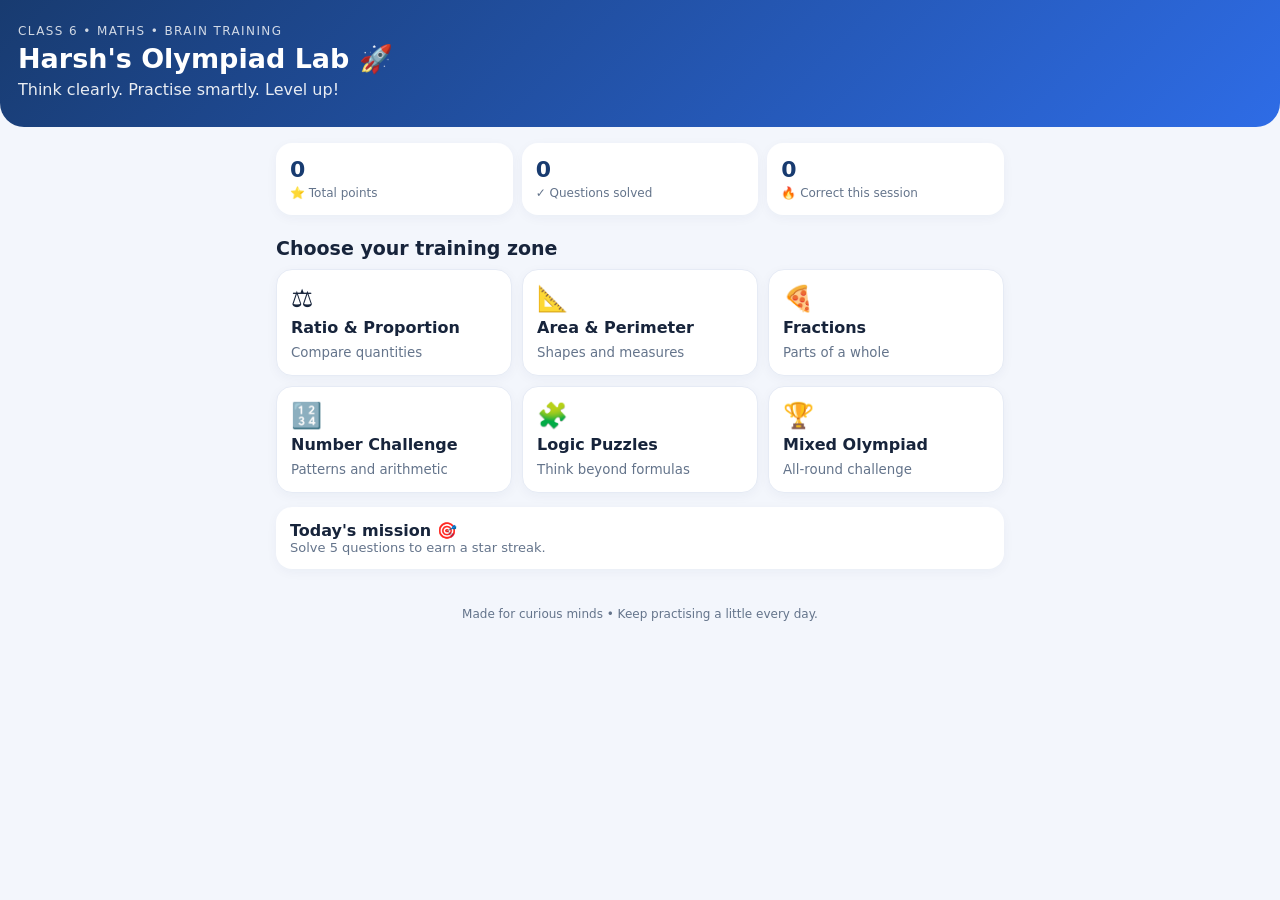
<file: app/src/main/assets/index.html>
<!doctype html><html lang="en"><head><meta charset="utf-8"><meta name="viewport" content="width=device-width,initial-scale=1"><meta name="theme-color" content="#183b70"><title>Harsh's Olympiad Lab</title>
<style>
:root{--navy:#183b70;--blue:#2e6ce6;--bg:#f3f6fc;--ink:#17243b;--muted:#64748b;--green:#16845b;--red:#bd3d48}*{box-sizing:border-box}body{margin:0;background:var(--bg);font-family:system-ui,sans-serif;color:var(--ink)}header{background:linear-gradient(135deg,#183b70,#2e6ce6);color:white;padding:24px 18px 28px;border-radius:0 0 24px 24px}.eyebrow{font-size:12px;letter-spacing:1.4px;text-transform:uppercase;opacity:.8}h1{font-size:27px;margin:5px 0}header p{margin:5px 0 0;opacity:.9}main{max-width:760px;margin:auto;padding:16px}.stats{display:grid;grid-template-columns:repeat(3,1fr);gap:9px}.stat,.panel,.topic{background:white;border-radius:16px;padding:14px;box-shadow:0 3px 12px #19345b0b}.stat strong{display:block;font-size:22px;color:var(--navy)}.stat span{font-size:12px;color:var(--muted)}h2{font-size:19px;margin:22px 0 10px}.topics{display:grid;grid-template-columns:repeat(2,1fr);gap:10px}.topic{border:1px solid #e6ebf5;text-align:left;cursor:pointer;min-height:104px;color:var(--ink)}.topic .emoji{font-size:25px}.topic b{display:block;margin:5px 0}.topic small{color:var(--muted)}button{font:inherit}.primary{border:0;background:var(--blue);color:white;border-radius:12px;padding:12px 16px;font-weight:650;cursor:pointer}.secondary{border:1px solid #d7e0ef;background:white;color:var(--navy);border-radius:12px;padding:10px 13px;cursor:pointer}.row{display:flex;gap:9px;align-items:center;flex-wrap:wrap}.space{justify-content:space-between}.muted{color:var(--muted);font-size:13px}.hidden{display:none!important}.progress{height:7px;background:#e5ebf5;border-radius:9px;overflow:hidden;margin:10px 0}.progress div{height:100%;background:#21a477;width:0;transition:width .2s}.choice{display:block;width:100%;text-align:left;margin:9px 0;padding:13px;border:1.5px solid #dbe3f0;background:white;border-radius:12px;cursor:pointer}.choice:hover{border-color:var(--blue)}.choice.correct{border-color:var(--green);background:#eaf8f1}.choice.wrong{border-color:var(--red);background:#fff0f0}.feedback{padding:12px;border-radius:12px;margin:12px 0;background:#eef4ff}.feedback.good{background:#eaf8f1}.feedback.bad{background:#fff0f0}.question{font-size:21px;line-height:1.4;font-weight:700;margin:15px 0}footer{text-align:center;color:var(--muted);font-size:12px;padding:22px}@media(min-width:600px){.topics{grid-template-columns:repeat(3,1fr)}}
</style></head><body>
<header><div class="eyebrow">Class 6 • Maths • Brain training</div><h1>Harsh's Olympiad Lab 🚀</h1><p>Think clearly. Practise smartly. Level up!</p></header>
<main><section class="stats"><div class="stat"><strong id="points">0</strong><span>⭐ Total points</span></div><div class="stat"><strong id="solved">0</strong><span>✓ Questions solved</span></div><div class="stat"><strong id="streak">0</strong><span>🔥 Correct this session</span></div></section>
<section id="home"><h2>Choose your training zone</h2><div class="topics">
<button class="topic" onclick="start('ratio')"><span class="emoji">⚖️</span><b>Ratio & Proportion</b><small>Compare quantities</small></button><button class="topic" onclick="start('geometry')"><span class="emoji">📐</span><b>Area & Perimeter</b><small>Shapes and measures</small></button><button class="topic" onclick="start('fractions')"><span class="emoji">🍕</span><b>Fractions</b><small>Parts of a whole</small></button><button class="topic" onclick="start('number')"><span class="emoji">🔢</span><b>Number Challenge</b><small>Patterns and arithmetic</small></button><button class="topic" onclick="start('logic')"><span class="emoji">🧩</span><b>Logic Puzzles</b><small>Think beyond formulas</small></button><button class="topic" onclick="start('mixed')"><span class="emoji">🏆</span><b>Mixed Olympiad</b><small>All-round challenge</small></button></div>
<div class="panel" style="margin-top:14px"><b>Today's mission 🎯</b><div class="muted">Solve 5 questions to earn a star streak.</div></div></section>
<section id="quiz" class="hidden"><div class="row space"><button class="secondary" onclick="goHome()">← Topics</button><span class="muted" id="difficulty">Warm-up</span></div><div class="progress"><div id="bar"></div></div><div class="row space muted"><span id="counter"></span><span id="scoreLine">0 points</span></div><div class="question" id="qtext"></div><div id="choices"></div><div id="feedback" class="feedback hidden"></div><div class="row space" style="margin-top:14px"><button class="secondary" id="hintBtn" onclick="showHint()">💡 Hint</button><button class="primary hidden" id="nextBtn" onclick="nextQuestion()">Next question →</button></div></section>
<section id="finish" class="hidden panel" style="margin-top:18px;text-align:center"><div style="font-size:48px">🏆</div><h2>Training complete!</h2><p id="finishText"></p><button class="primary" onclick="goHome()">Choose another zone</button></section></main><footer>Made for curious minds • Keep practising a little every day.</footer>
<script>
const bank={
ratio:[{q:"The ratio of red to blue beads is 2 : 3. If there are 18 blue beads, how many red beads are there?",a:["12","9","15","27"],c:0,h:"3 parts = 18, so 1 part = 6.",e:"Red beads = 2 × 6 = 12."},{q:"A recipe uses 2 cups of rice for 5 people. How many cups are needed for 15 people?",a:["5 cups","6 cups","7 cups","10 cups"],c:1,h:"15 people is 3 times 5 people.",e:"Multiply the rice by 3: 2 × 3 = 6 cups."},{q:"The ratio of boys to girls is 4 : 5. There are 36 students. How many are girls?",a:["16","20","24","25"],c:1,h:"4 + 5 = 9 equal parts. Divide 36 by 9.",e:"Each part is 4. Girls = 5 × 4 = 20."},{q:"A map uses 1 cm for 4 km. Two towns are 7 cm apart on the map. What is the real distance?",a:["11 km","21 km","28 km","32 km"],c:2,h:"Multiply the map distance by 4.",e:"7 × 4 = 28 km."},{q:"Six notebooks cost ₹90. What is the cost of 2 notebooks?",a:["₹15","₹20","₹30","₹45"],c:2,h:"First find the cost of one notebook.",e:"One costs ₹15, so two cost ₹30."}],
geometry:[{q:"A rectangle is 12 cm long and 5 cm wide. What is its perimeter?",a:["17 cm","34 cm","60 cm","30 cm"],c:1,h:"Perimeter = 2 × (length + width).",e:"2 × (12 + 5) = 34 cm."},{q:"A square has perimeter 36 cm. What is its area?",a:["9 cm²","36 cm²","72 cm²","81 cm²"],c:3,h:"A square has 4 equal sides. Find one side first.",e:"Side = 36 ÷ 4 = 9 cm. Area = 9 × 9 = 81 cm²."},{q:"A garden is 15 m by 8 m. How much fencing is needed to go around it once?",a:["23 m","46 m","120 m","30 m"],c:1,h:"Fencing around the edge means perimeter.",e:"2 × (15 + 8) = 46 m."},{q:"A rectangle has area 48 cm² and width 6 cm. What is its length?",a:["6 cm","8 cm","42 cm","12 cm"],c:1,h:"Area = length × width.",e:"Length = 48 ÷ 6 = 8 cm."},{q:"A square tile has side 7 cm. What is its perimeter?",a:["14 cm","28 cm","49 cm","21 cm"],c:1,h:"Perimeter of a square = 4 × side.",e:"4 × 7 = 28 cm."}],
fractions:[{q:"What is 3/4 of 28?",a:["7","14","21","24"],c:2,h:"Divide 28 by 4, then multiply by 3.",e:"28 ÷ 4 = 7; 7 × 3 = 21."},{q:"Which fraction is equal to 2/3?",a:["4/9","6/8","8/12","10/12"],c:2,h:"Multiply numerator and denominator by the same number.",e:"2/3 = 8/12."},{q:"Riya eats 2/8 of a pizza and Aman eats 3/8. What fraction is left?",a:["3/8","5/8","1/8","6/8"],c:0,h:"Add the parts eaten, then subtract from one whole.",e:"5/8 eaten; 3/8 left."},{q:"Which is the largest fraction?",a:["1/2","2/3","3/5","5/8"],c:1,h:"Compare their decimal values.",e:"2/3 is about 0.667, larger than the others."}],
number:[{q:"What is the next number? 3, 6, 12, 24, __",a:["30","36","48","42"],c:2,h:"Look for the operation repeated each time.",e:"Each number doubles. 24 × 2 = 48."},{q:"What is the smallest 3-digit number divisible by 5?",a:["100","105","110","115"],c:0,h:"Numbers divisible by 5 end in 0 or 5.",e:"100 is the smallest 3-digit number and is divisible by 5."},{q:"Find the sum of the first five positive even numbers.",a:["20","25","30","15"],c:2,h:"The numbers are 2, 4, 6, 8 and 10.",e:"2 + 4 + 6 + 8 + 10 = 30."},{q:"A number is multiplied by 4 and then 6 is added. The result is 30. What is the number?",a:["4","5","6","9"],c:2,h:"Subtract 6, then divide by 4.",e:"30 − 6 = 24; 24 ÷ 4 = 6."}],
logic:[{q:"All Bloops are Razzies. All Razzies are Lazzies. Which must be true?",a:["All Lazzies are Bloops","All Bloops are Lazzies","No Bloops are Lazzies","Some Razzies are not Lazzies"],c:1,h:"Follow the chain from Bloops to Razzies to Lazzies.",e:"Every Bloop is a Lazzie."},{q:"A clock shows 3:00. What is the smaller angle between its hands?",a:["45°","60°","90°","180°"],c:2,h:"At 3:00, the minute hand is at 12 and hour hand at 3.",e:"Three hour marks × 30° = 90°."},{q:"If today is Tuesday, what day will it be 10 days from today?",a:["Thursday","Friday","Saturday","Sunday"],c:1,h:"Seven days later is Tuesday again.",e:"Tuesday plus 3 days is Friday."}]};
bank.mixed=[...bank.ratio.slice(0,2),...bank.geometry.slice(0,2),...bank.fractions.slice(0,2),...bank.number.slice(0,2),...bank.logic.slice(0,1)];
let set=[],idx=0,points=0,solved=0,streak=0,answered=false;
function start(topic){set=[...bank[topic]].sort(()=>Math.random()-.5);idx=0;points=0;streak=0;document.getElementById('home').classList.add('hidden');document.getElementById('finish').classList.add('hidden');document.getElementById('quiz').classList.remove('hidden');render()}
function render(){answered=false;let x=set[idx];document.getElementById('qtext').textContent=x.q;document.getElementById('difficulty').textContent=idx<2?'Warm-up':idx<4?'Challenge':'Olympiad practice';document.getElementById('counter').textContent=`Question ${idx+1} of ${set.length}`;document.getElementById('scoreLine').textContent=points+' points';document.getElementById('bar').style.width=(idx/set.length*100)+'%';document.getElementById('feedback').className='feedback hidden';document.getElementById('nextBtn').classList.add('hidden');document.getElementById('hintBtn').classList.remove('hidden');let c=document.getElementById('choices');c.innerHTML='';x.a.forEach((v,i)=>{let b=document.createElement('button');b.className='choice';b.textContent=String.fromCharCode(65+i)+'. '+v;b.onclick=()=>choose(i);c.appendChild(b)})}
function choose(i){if(answered)return;answered=true;let x=set[idx],all=[...document.querySelectorAll('.choice')];all[x.c].classList.add('correct');let f=document.getElementById('feedback');f.classList.remove('hidden');if(i===x.c){points+=10;streak++;solved++;f.className='feedback good';f.innerHTML='<b>Correct! +10 points 🌟</b><br>'+x.e}else{streak=0;all[i].classList.add('wrong');f.className='feedback bad';f.innerHTML='<b>Not quite—keep going!</b><br>Correct answer: '+x.a[x.c]+'. '+x.e}all.forEach(b=>b.disabled=true);document.getElementById('points').textContent=Number(document.getElementById('points').textContent)+(i===x.c?10:0);document.getElementById('solved').textContent=solved;document.getElementById('streak').textContent=streak;document.getElementById('scoreLine').textContent=points+' points';document.getElementById('hintBtn').classList.add('hidden');document.getElementById('nextBtn').classList.remove('hidden');document.getElementById('nextBtn').textContent=idx===set.length-1?'See results →':'Next question →'}
function showHint(){let f=document.getElementById('feedback');f.className='feedback';f.textContent='💡 Hint: '+set[idx].h;f.classList.remove('hidden')}
function nextQuestion(){idx++;if(idx>=set.length){document.getElementById('quiz').classList.add('hidden');document.getElementById('finish').classList.remove('hidden');document.getElementById('bar').style.width='100%';document.getElementById('finishText').textContent=`You earned ${points} points and answered ${set.length} questions. ${points>=set.length*8?'Excellent work—your maths skills are levelling up!':'Good effort! Review the explanations and try again.'}`;return}render()}
function goHome(){document.getElementById('quiz').classList.add('hidden');document.getElementById('finish').classList.add('hidden');document.getElementById('home').classList.remove('hidden')}
</script></body></html>
</file>
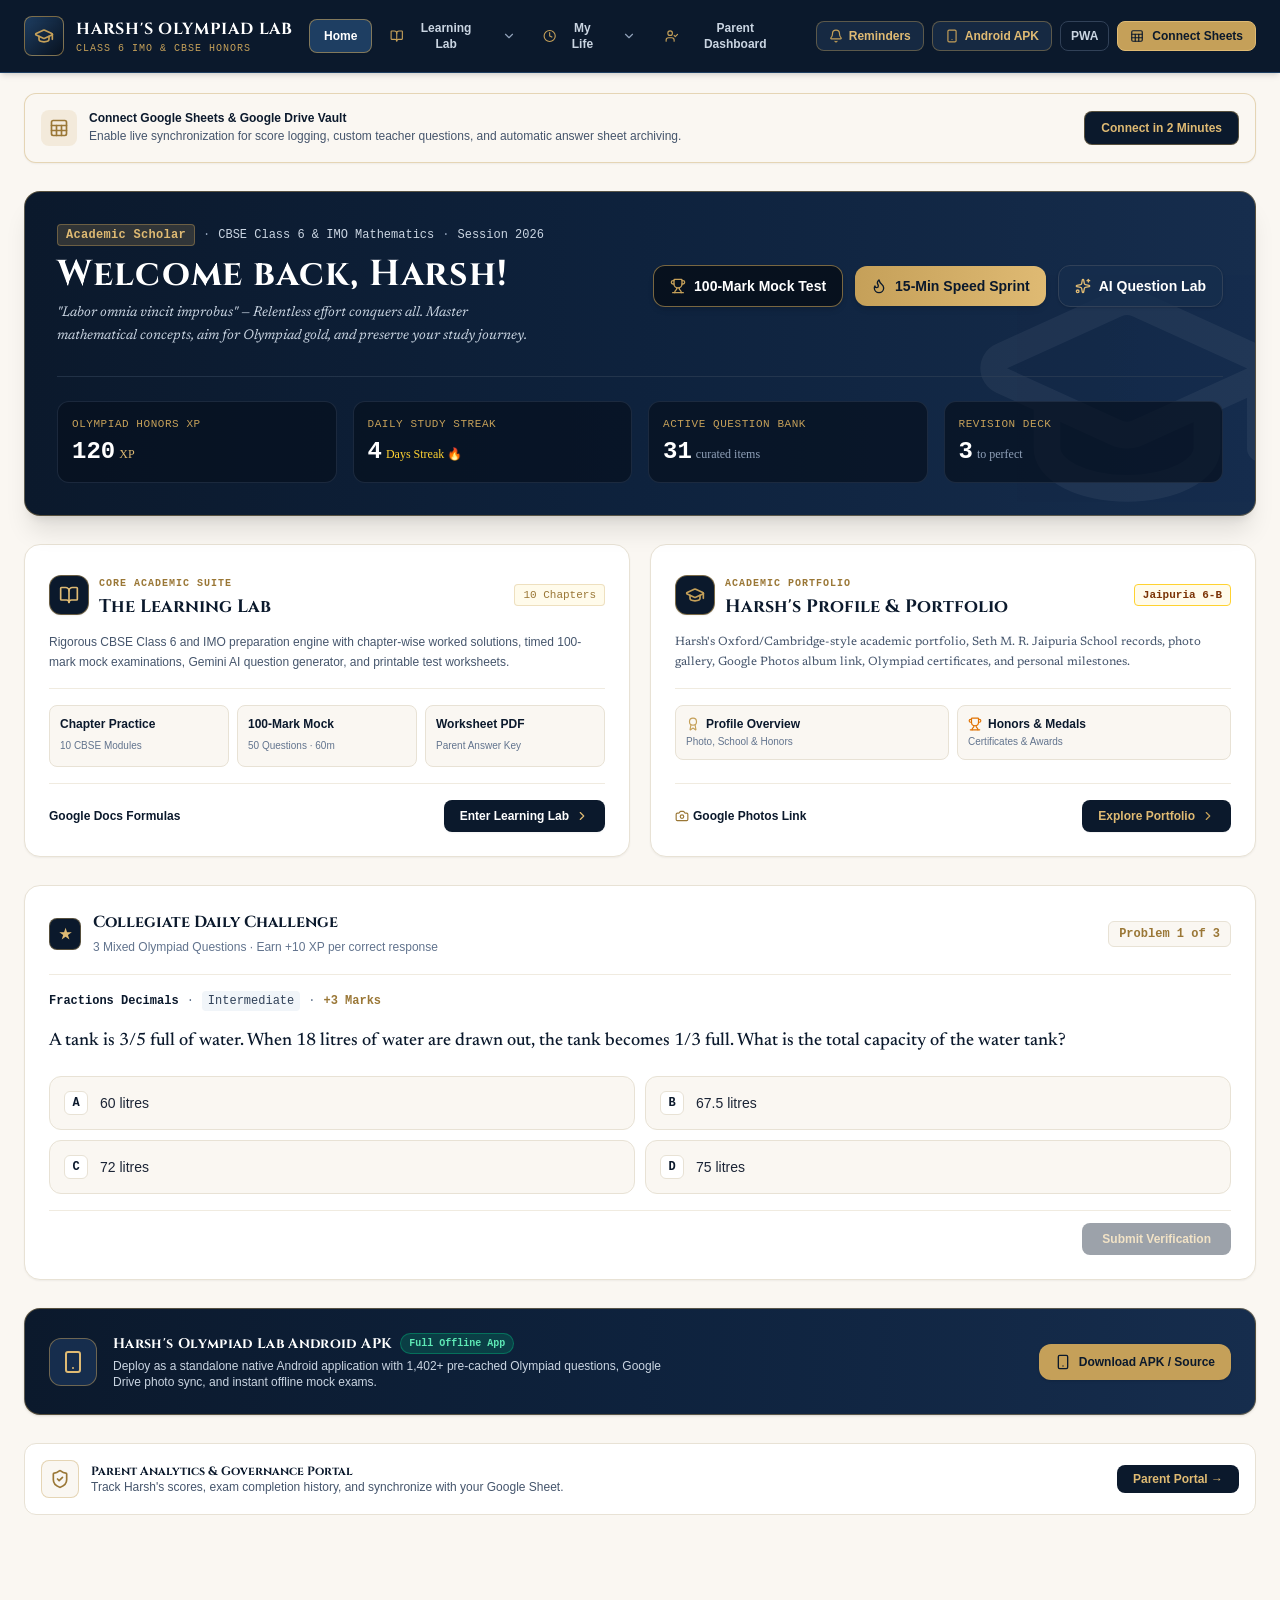
<file: app/src/main/assets/public/index.html>
<!doctype html>
<html lang="en">
  <head>
    <meta charset="UTF-8" />
    <meta name="viewport" content="width=device-width, initial-scale=1.0, maximum-scale=1.0, user-scalable=no" />
    <script>
      // AI Studio preview environment: HMR is disabled in cloud containers.
      // Mock vite-hmr WebSocket cleanly to prevent "WebSocket closed without opened" errors.
      (function() {
        if (typeof window === 'undefined') return;
        var NativeWebSocket = window.WebSocket;
        if (NativeWebSocket) {
          window.WebSocket = function(url, protocols) {
            var isViteHmr = protocols === 'vite-hmr' || (typeof url === 'string' && (url.includes('@vite') || url.includes('token=')));
            if (isViteHmr) {
              var target = new EventTarget();
              target.binaryType = 'blob';
              target.readyState = 1; // WebSocket.OPEN
              target.bufferedAmount = 0;
              target.extensions = '';
              target.protocol = 'vite-hmr';
              target.url = String(url);
              target.onopen = null;
              target.onclose = null;
              target.onerror = null;
              target.onmessage = null;
              target.send = function() {};
              target.close = function() {
                target.readyState = 3;
                if (typeof target.onclose === 'function') target.onclose(new Event('close'));
              };
              setTimeout(function() {
                var openEvt = new Event('open');
                if (typeof target.onopen === 'function') target.onopen(openEvt);
                target.dispatchEvent(openEvt);
              }, 0);
              return target;
            }
            return new NativeWebSocket(url, protocols);
          };
          window.WebSocket.prototype = NativeWebSocket.prototype;
          window.WebSocket.CONNECTING = 0;
          window.WebSocket.OPEN = 1;
          window.WebSocket.CLOSING = 2;
          window.WebSocket.CLOSED = 3;
        }

        // Global safety net for unhandled Vite WebSocket errors
        window.addEventListener('unhandledrejection', function(event) {
          if (event && event.reason) {
            var errStr = String(event.reason.message || event.reason || '');
            var stackStr = String(event.reason.stack || '');
            if (errStr.includes('WebSocket') || stackStr.includes('@vite/client')) {
              event.preventDefault();
              event.stopImmediatePropagation();
            }
          }
        }, true);

        window.addEventListener('error', function(event) {
          if (event) {
            var msg = String(event.message || '');
            var filename = String(event.filename || '');
            if (msg.includes('WebSocket') || filename.includes('@vite/client')) {
              event.preventDefault();
              event.stopImmediatePropagation();
              return true;
            }
          }
        }, true);
      })();
    </script>
    <title>Harsh's Olympiad Lab</title>
    <meta name="description" content="Mobile-first CBSE Class 6 and Maths Olympiad preparation platform powered by Google Sheets, Google Docs question banks, and private Google Drive photo & worksheet vaults." />
    <meta property="og:title" content="Harsh's Olympiad Lab" />
    <meta property="og:description" content="Mobile-first CBSE Class 6 and Maths Olympiad preparation platform powered by Google Sheets, Google Docs question banks, and private Google Drive photo & worksheet vaults." />
    <meta property="og:type" content="website" />
    <meta name="twitter:card" content="summary_large_image" />
    <meta name="theme-color" content="#0B192C" />
    <meta name="mobile-web-app-capable" content="yes" />
    <meta name="apple-mobile-web-app-capable" content="yes" />
    <meta name="apple-mobile-web-app-status-bar-style" content="default" />
    <meta name="apple-mobile-web-app-title" content="OlympiadLab" />
    <link rel="icon" type="image/svg+xml" href="./icon.svg" />
    <link rel="icon" type="image/png" sizes="192x192" href="./pwa-192x192.png" />
    <link rel="apple-touch-icon" href="./apple-touch-icon.png" />
    <link rel="preconnect" href="https://fonts.googleapis.com">
    <link rel="preconnect" href="https://fonts.gstatic.com" crossorigin>
    <link href="https://fonts.googleapis.com/css2?family=Cinzel:wght@500;600;700;800&family=Newsreader:ital,opsz,wght@0,6..72,400;0,6..72,600;0,6..72,700;1,6..72,400&family=Plus+Jakarta+Sans:wght@400;500;600;700&family=IBM+Plex+Mono:wght@400;500;600&display=swap" rel="stylesheet">
    <script type="module" crossorigin src="./assets/index-CB4nu5U-.js"></script>
    <link rel="stylesheet" crossorigin href="./assets/index-DUqPL0Yy.css">
  <link rel="manifest" href="./manifest.webmanifest"><script id="vite-plugin-pwa:register-sw" src="./registerSW.js"></script></head>
  <body class="bg-[#FAF7F2] text-[#1C2536] antialiased font-sans selection:bg-[#EAE0D0] selection:text-[#0B192C]">
    <div id="root"></div>
  </body>
</html>
</file>
